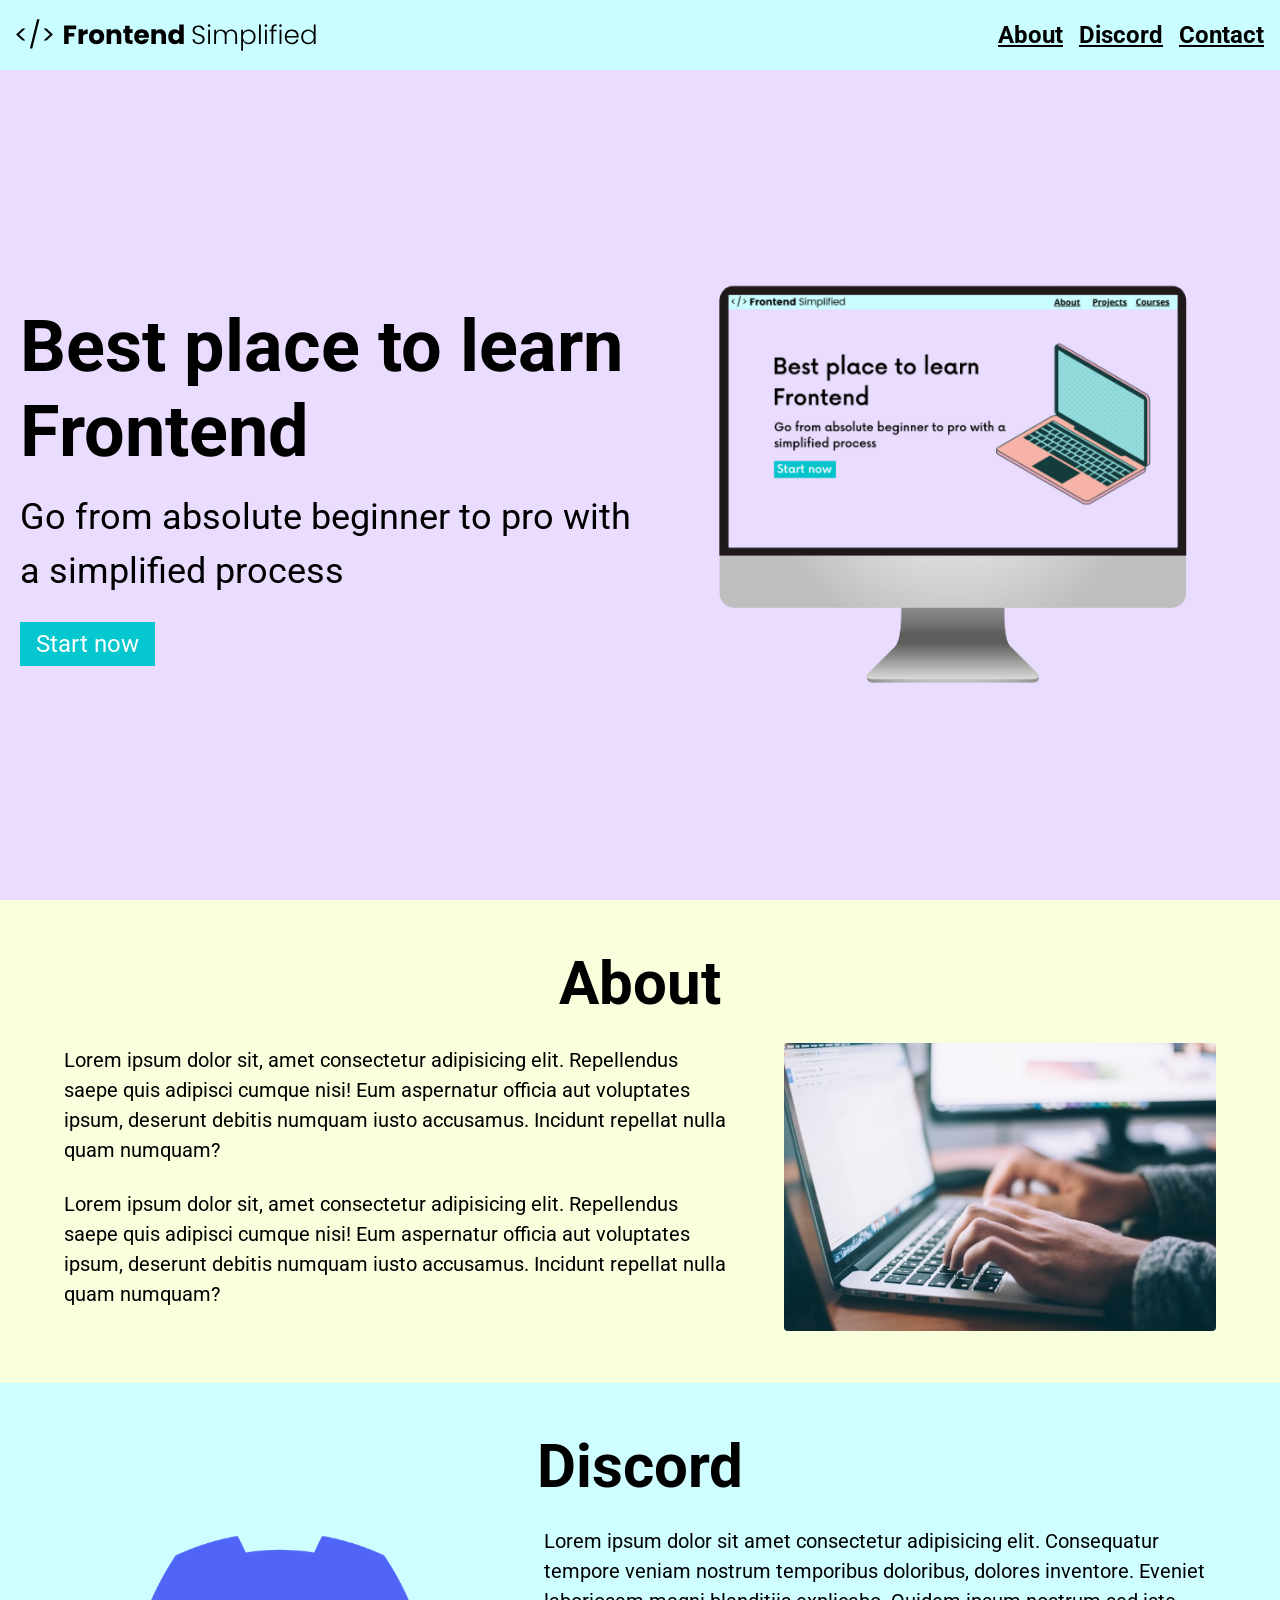
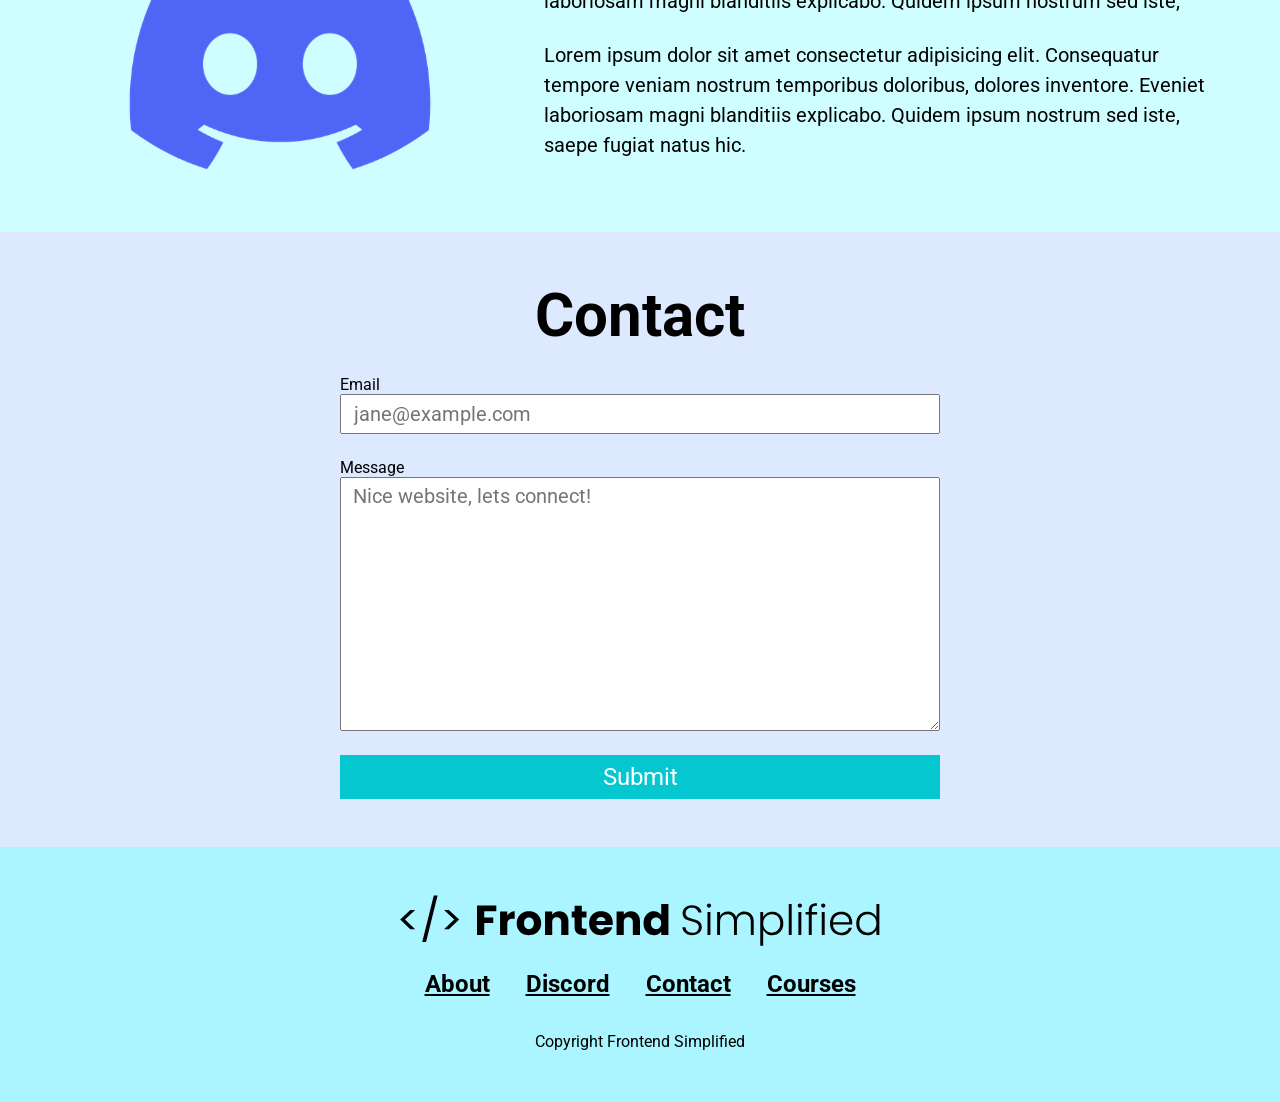
<file: OneDrive/Desktop/GitHub Repo/html tutorial/Responsive CSS/index.html>
<!DOCTYPE html>
<html lang="en">

<head>
  <meta charset="UTF-8">
  <meta http-equiv="X-UA-Compatible" content="IE=edge">
  <meta name="viewport" content="width=device-width, initial-scale=1.0">
  <title>Document</title>
  <link rel="stylesheet" href="./style.css">
</head>

<body>
  <section>
    <nav>
      <img class="logo" src="./assets/FES.svg" alt="" />
      <ul>
        <li><a href="#about">About</a></li>
        <li><a href="#discord">Discord</a></li>
        <li><a href="#contact">Contact</a></li>
      </ul>
    </nav>
    <header>
      <div class="row">
        <div class="home__description">
          <h1>Best place to learn Frontend</h1>
          <p class="subheader">Go from absolute beginner to pro with a simplified process</p>
          <button>Start now</button>
        </div>
        <figure class="home__img--wrapper">
          <img class="home__img" src="./assets/laptop.png" alt="" />
        </figure>
      </div>
    </header>
  </section>

  <main>
    <section id="about">
      <h2>About</h2>
      <div class="section__description">
        <div class="section__description--wrapper">
          <p class="section__description--para">
            Lorem ipsum dolor sit, amet consectetur adipisicing elit. Repellendus saepe quis adipisci cumque nisi! Eum
            aspernatur officia aut voluptates ipsum, deserunt debitis numquam iusto accusamus. Incidunt repellat nulla
            quam numquam?
          </p>
          <p class="section__description--para">
            Lorem ipsum dolor sit, amet consectetur adipisicing elit. Repellendus saepe quis adipisci cumque nisi! Eum
            aspernatur officia aut voluptates ipsum, deserunt debitis numquam iusto accusamus. Incidunt repellat nulla
            quam numquam?
          </p>
        </div>
        <figure class="about__img--wrapper">
          <img src="./assets/about.jpg" alt="" />
        </figure>
      </div>
    </section>

    <section id="discord">
      <h2>Discord</h2>
      <div class="section__description">
        <figure class="about__img--wrapper">
          <img src="./assets/discord.png" alt="" />
        </figure>
        <div class="section__description--wrapper">
          <p class="section__description--para">Lorem ipsum dolor sit amet consectetur adipisicing elit. Consequatur
            tempore veniam nostrum temporibus
            doloribus, dolores inventore. Eveniet laboriosam magni blanditiis explicabo. Quidem ipsum nostrum sed iste,
          <p class="section__description--para">Lorem ipsum dolor sit amet consectetur adipisicing elit. Consequatur
            tempore veniam nostrum temporibus
            doloribus, dolores inventore. Eveniet laboriosam magni blanditiis explicabo. Quidem ipsum nostrum sed iste,
            saepe fugiat natus hic.</p>
        </div>

      </div>
    </section>

    <section id="contact">
      <h2>Contact</h2>
      <form action="">
        <span>Email</span>
        <input type="email" placeholder="jane@example.com" />
        <span>Message</span>
        <textarea name="" id="" cols="30" rows="10" placeholder="Nice website, lets connect!"></textarea>
        <button>Submit</button>
      </form>
    </section>
  </main>

  <footer>
    <img class="footer__logo" src="./assets/FES.svg" alt="" />
    <div class="footer__links">
      <a class="footer__link" href="#about">About</a>
      <a class="footer__link" href="#discord">Discord</a>
      <a class="footer__link" href="#contact">Contact</a>
      <a class="footer__link" href="">Courses</a>
    </div>
    <p>Copyright Frontend Simplified</p>
  </footer>
</body>

</html>
</file>
<file: OneDrive/Desktop/GitHub Repo/html tutorial/Responsive CSS/style.css>
@import url('https://fonts.googleapis.com/css2?family=Roboto:wght@300;400;500;700&display=swap');
* {
  font-family: 'Roboto', sans-serif;
  padding: 0;
  margin: 0;
  box-sizing: border-box;
}

html {
  scroll-behavior: smooth;
}

nav {
  display: flex;
  justify-content: space-between;
  align-items: center;
  padding: 0px 16px;
  height: 70px;
  background-color: #CAFDFF;
}

header {
  background-color: #EADCFF;
  min-height: calc(100vh - 70px);
  padding: 20px;
  display: flex;
  align-items: center;
  justify-content: center;
}

img {
  width: 100%;
  border-radius: 4px;
}

button {
  background-color: #05C7CF;
  color: white;
  padding: 8px 16px;
  font-size: 24px;
  border: none;
  cursor: pointer;
}

p {
  line-height: 1.5;
}

h1 {
  font-size: 72px;
}

main section,
footer {
  padding: 48px 0;
}

.row {
  width: 100%;
  max-width: 1300px;
  display: flex;
  align-items: center;
  justify-content: center;
}

.subheader {
  font-size: 36px;
  margin: 16px 0 24px 0;
}

ul {
  display: flex;
}

a {
  color: #000;
  font-weight: bold;
  font-size: 24px;
}

li {
  list-style-type: none;
  padding-left: 16px;
}

.logo {
  width: 300px;
}

.home__description,
.home__img--wrapper {
  width: 50%;
}

.home__img--wrapper {
  display: flex;
  justify-content: center;
}

.home__img {
  width: 80%;
}

/* 

  ABOUT 
  
*/

h2 {
  font-size: 60px;
  text-align: center;
  margin-bottom: 24px;
}

#about {
  background-color: #F8FFDC;
}

.section__description {
  display: flex;
  align-items: center;
  justify-content: center;
  max-width: 1200px;
  margin: 0 auto;
}

.about__img--wrapper {
  width: 40%;
  padding: 0 24px;
}

.section__description--wrapper {
  width: 60%;
  padding: 0 24px;
}

.section__description--para {
  font-size: 20px;
  margin-bottom: 24px;
}

/* 

  DISCORD 
  
*/

#discord {
  background-color: #CEFEFF;
}

/* 

  CONTACT 
  
*/

#contact {
  background-color: #DCE9FF;
}

form {
  max-width: 600px;
  margin: 0 auto;
  display: flex;
  flex-direction: column;
}

input, textarea {
  font-size: 20px;
  margin-bottom: 24px;
  padding: 6px 12px;
}

input {
  height: 40px;
}

/* 

  FOOTER 

*/

footer {
  background-color: #AAF5FF;
  display: flex;
  flex-direction: column;
  align-items: center;
}

.footer__logo {
  max-width: 480px;
  margin-bottom: 24px;
}

.footer__link {
  padding: 0 16px;
}

.footer__links {
  margin-bottom: 32px;
}

@media (max-width: 768px) {
  .row {
    flex-direction: column;
  }
  
  .home__description, .home__img--wrapper {
    width: 100%;
  }

  nav ul {
    display: none;
  }

  .home__description {
    margin-bottom: 24px;
    display: flex;
    flex-direction: column;
    align-items: center;
  }

  h1 {
    text-align: center;
    font-size: 60px;
  }

  .subheader {
    text-align: center;
    font-size: 28px;
  }

  .section__description {
    flex-direction: column;
  }

  .section__description--wrapper,
  .about__img--wrapper {
    width: 100%;
  }

  #discord .section__description {
    flex-direction: column-reverse;
  }

  form {
    padding: 0 24px;
  }

  footer {
    padding: 48px 24px;
  }

  .footer__logo {
    max-width: 400px;
  }

  .footer__link {
    padding: 0 8px;
    font-size: 18px;
  }
}

@media (max-width: 480px) {
  .footer__logo {
    max-width: 320px;
  }

  .footer__link {
    font-size: 16px;
  }
}
</file>
